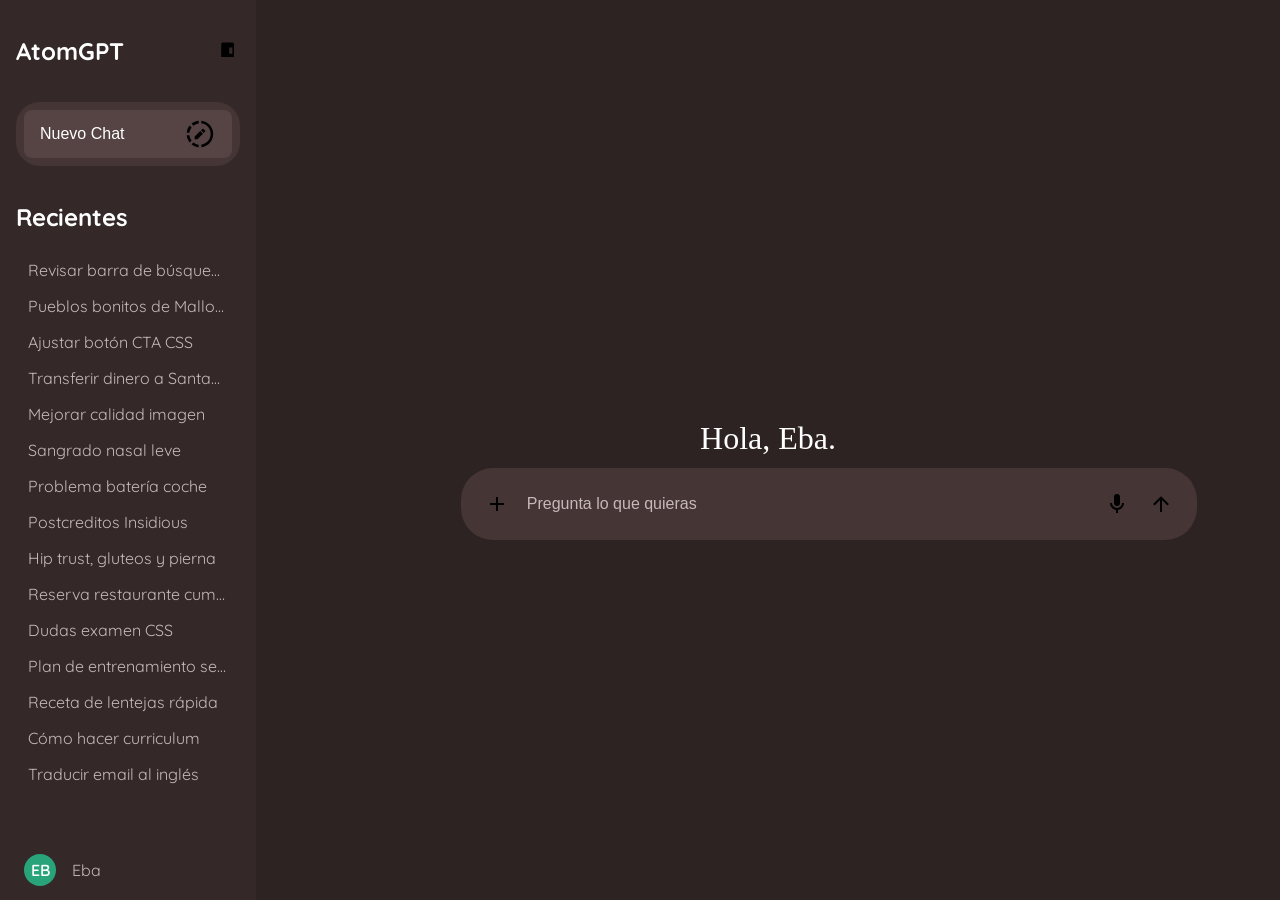
<file: maquetacion-atom/index.html>
<!DOCTYPE html>
<html lang="en">

<head>
  <meta charset="UTF-8">
  <meta name="viewport" content="width=device-width, initial-scale=1.0">
  <link rel="preconnect" href="https://fonts.googleapis.com">
  <link rel="preconnect" href="https://fonts.gstatic.com" crossorigin>
  <link href="https://fonts.googleapis.com/css2?family=Quicksand:wght@400;500;600;700&display=swap" rel="stylesheet">
  <link rel="stylesheet" href="style.css">
  <script type="module" src="./src/index.js"></script>
  <title>AtomGPT</title>
</head>

<body>
  <main>
    <welcome-component></welcome-component>
    <prompt-input-component></prompt-input-component>
  </main>

  <aside class="sidebar">
    <div class="sidebar-header">
      <div class="sidebar-header-title">
        <logo-component></logo-component>
        <button-component></button-component>
      </div>
    </div>

    <div class="sidebar-content">
      <menu-component></menu-component>
      <recent-chats-component></recent-chats-component>
      <user-component></user-component>
    </div>
  </aside>
</body>

</html>
</file>
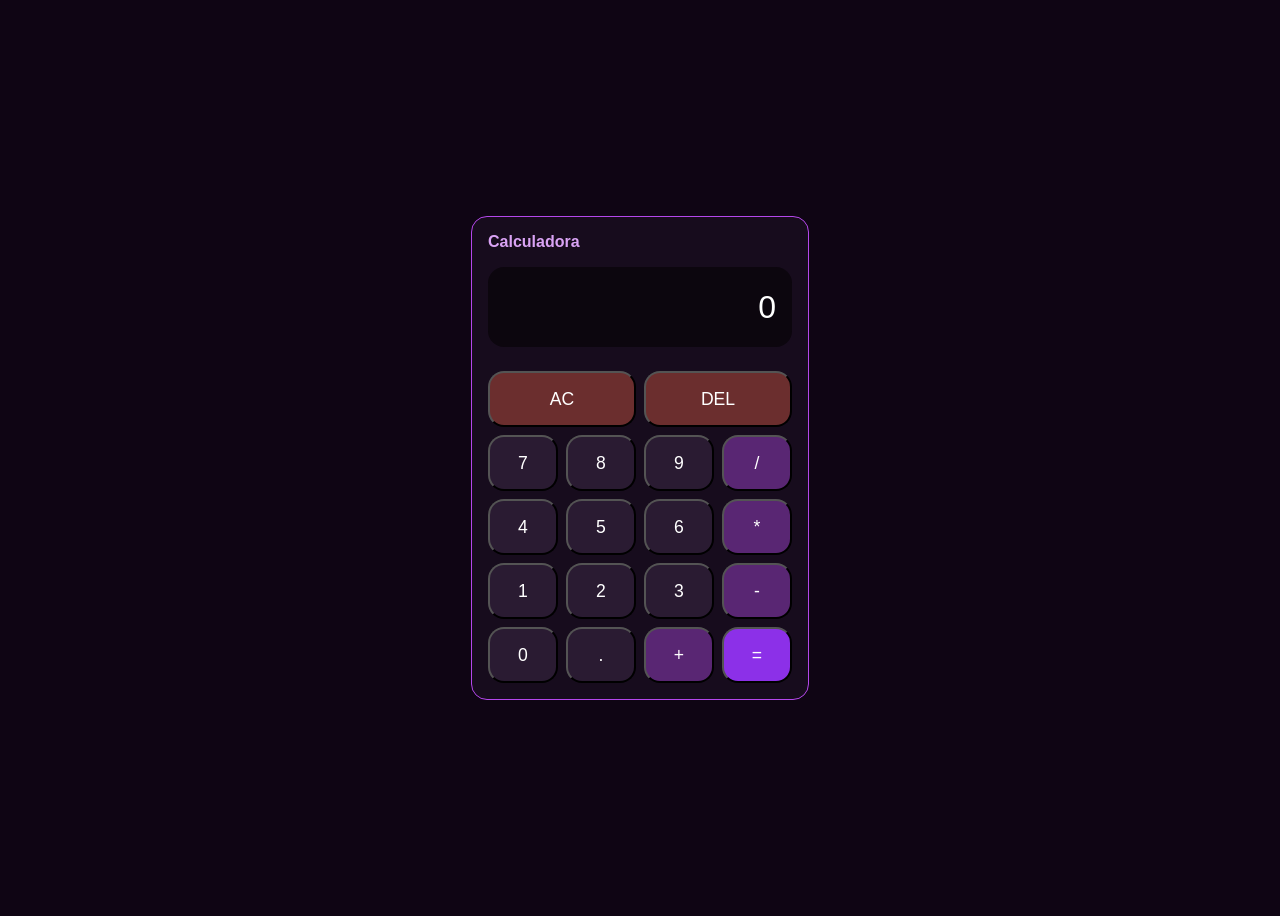
<file: prueba-calculadora/index.html>
<!DOCTYPE html>
<html lang="en">

<head>
  <meta charset="UTF-8">
  <link rel="preconnect" href="https://fonts.googleapis.com">
  <link rel="preconnect" href="https://fonts.gstatic.com" crossorigin>
  <link
    href="https://fonts.googleapis.com/css2?family=IBM+Plex+Mono:ital,wght@0,100;0,200;0,300;0,400;0,500;0,600;0,700;1,100;1,200;1,300;1,400;1,500;1,600;1,700&display=swap"
    rel="stylesheet">
  <link rel="stylesheet" href="style.css">
  <script type="module" src="./calculator.js"></script>
  <title>Calculadora</title>
</head>

<body>
  <div class="calculator">
    <div class="header">
      <span class="title">Calculadora</span>
    </div>

    <input type="text" class="screen" value="0" disabled>
    <div class="buttons-container">
      <div class="delete-ac">
        <button class="clear">AC</button>
        <button class="delete">DEL</button>
      </div>

      <div class="buttons">
        <button>7</button>
        <button>8</button>
        <button>9</button>
        <button class="operator">/</button>
        <button>4</button>
        <button>5</button>
        <button>6</button>
        <button class="operator">*</button>
        <button>1</button>
        <button>2</button>
        <button>3</button>
        <button class="operator">-</button>
        <button>0</button>
        <button>.</button>
        <button class="operator">+</button>
        <button class="equal">=</button>
      </div>
    </div>
  </div>
</body>

</html>
</file>
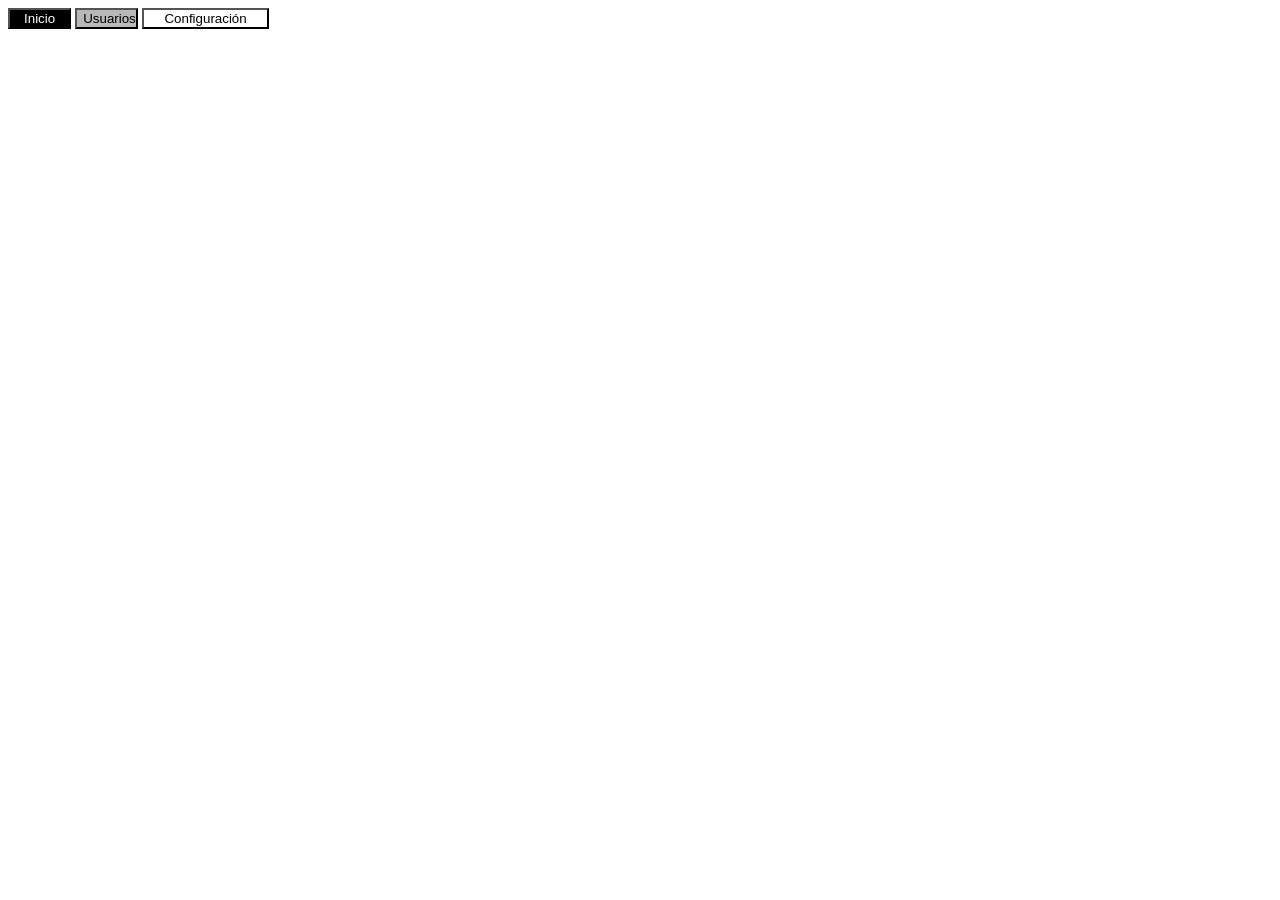
<file: prueba-dataset/index.html>
<!DOCTYPE html>
<html lang="en">

<head>
	<meta charset="UTF-8">
	<meta name="viewport" content="width=device-width, initial-scale=1.0">
	<title>Document</title>

	<link rel="stylesheet" href="style.css">
	<script type="module" src="./tab.js"></script>
</head>

<body>
	<main>
		<div class="tabs">
			<button class="tab black" data-tab="inicio">Inicio</button>
			<button class="tab grey" data-tab="usuarios">Usuarios</button>
			<button class="tab white" data-tab="configuracion">Configuración</button>
		</div>

		<div class="tab-content">
			<div class="content black" data-tab="inicio">
				<h1>Inicio</h1>
				<p>Lorem ipsum dolor sit amet consectetur adipisicing elit. Quisquam, quod.</p>
			</div>

			<div class="content grey" data-tab="usuarios">
				<h1>Usuarios</h1>
				<p>Lorem ipsum dolor sit amet consectetur adipisicing elit. Quisquam, quod.</p>
			</div>

			<div class="content white" data-tab="configuracion">
				<h1>Configuración</h1>
				<p>Lorem ipsum dolor sit amet consectetur adipisicing elit. Quisquam, quod.</p>
			</div>
		</div>
	</main>
</body>

</html>
</file>
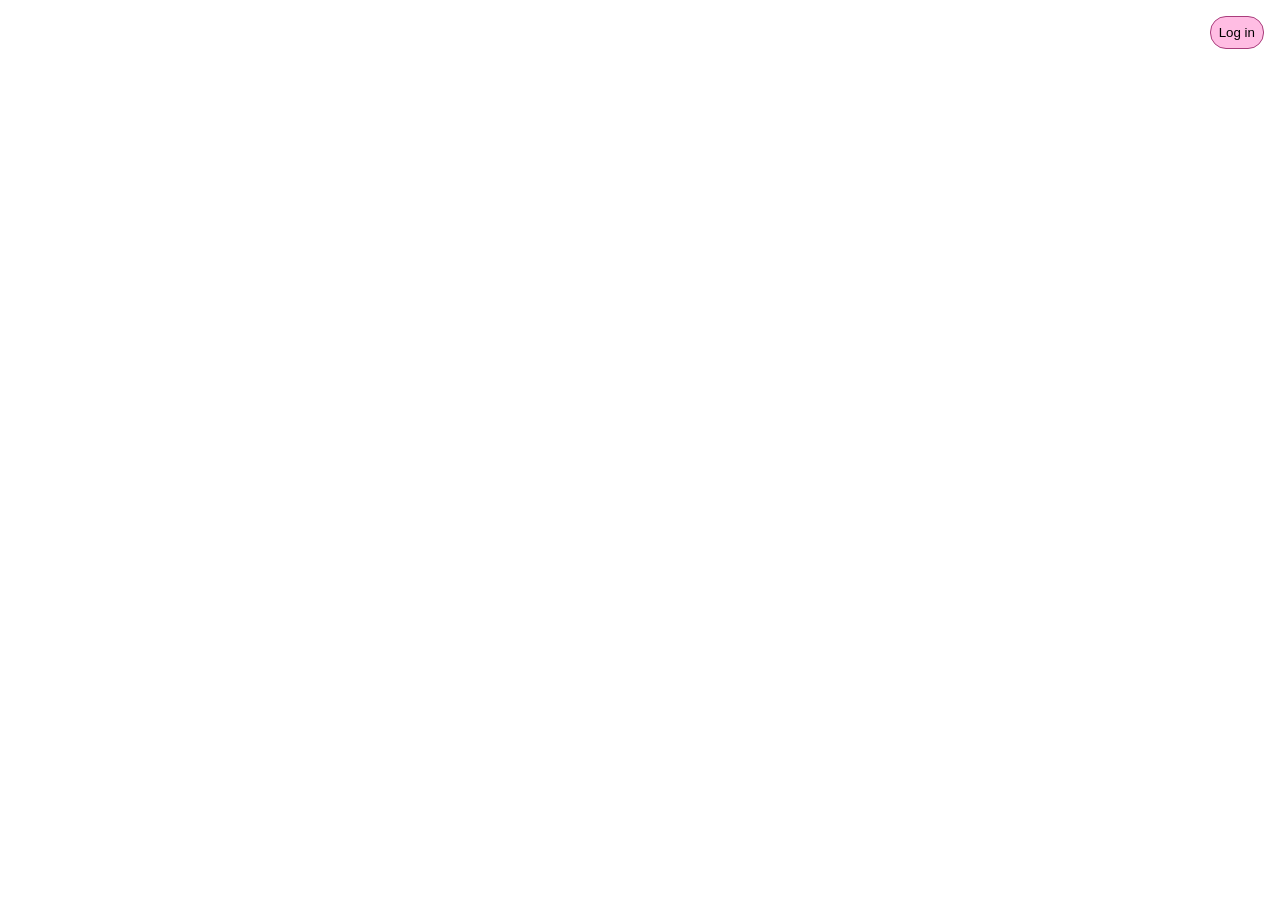
<file: prueba-maquetación/prueba-button/index.html>
<!DOCTYPE html>
<html lang="en">

<head>
  <meta charset="UTF-8">
  <meta name="viewport" content="width=device-width, initial-scale=1.0">
  <title>Document</title>
  <link rel="stylesheet" href="style.css">
  <script type="module" src="./index.js"></script>
</head>

<body>
  <div class="modal-button">
    <button type="button">Log in</button>
  </div>

  <form class="login-form login-form-hidden">
    <label for="username">Usuario</label>
    <input type="text" id="username" name="username">

    <label for="password">Contraseña</label>
    <input type="password" id="password" name="password">

    <button class="login-button" type="submit">Ingresar</button>
    <button class="cancel-button" type="button">Cancelar</button>
  </form>

  <div class="notification-success notification-hidden">
    <p>Login realizado correctamente</p>
    <button class="close-notification-button" type="button">Cerrar</button>
  </div>

  <div class="notification-error notification-hidden">
    <p>Login incorrecto</p>
    <button class="close-notification-button" type="button">Cerrar</button>
  </div>
</body>

</html>
</file>
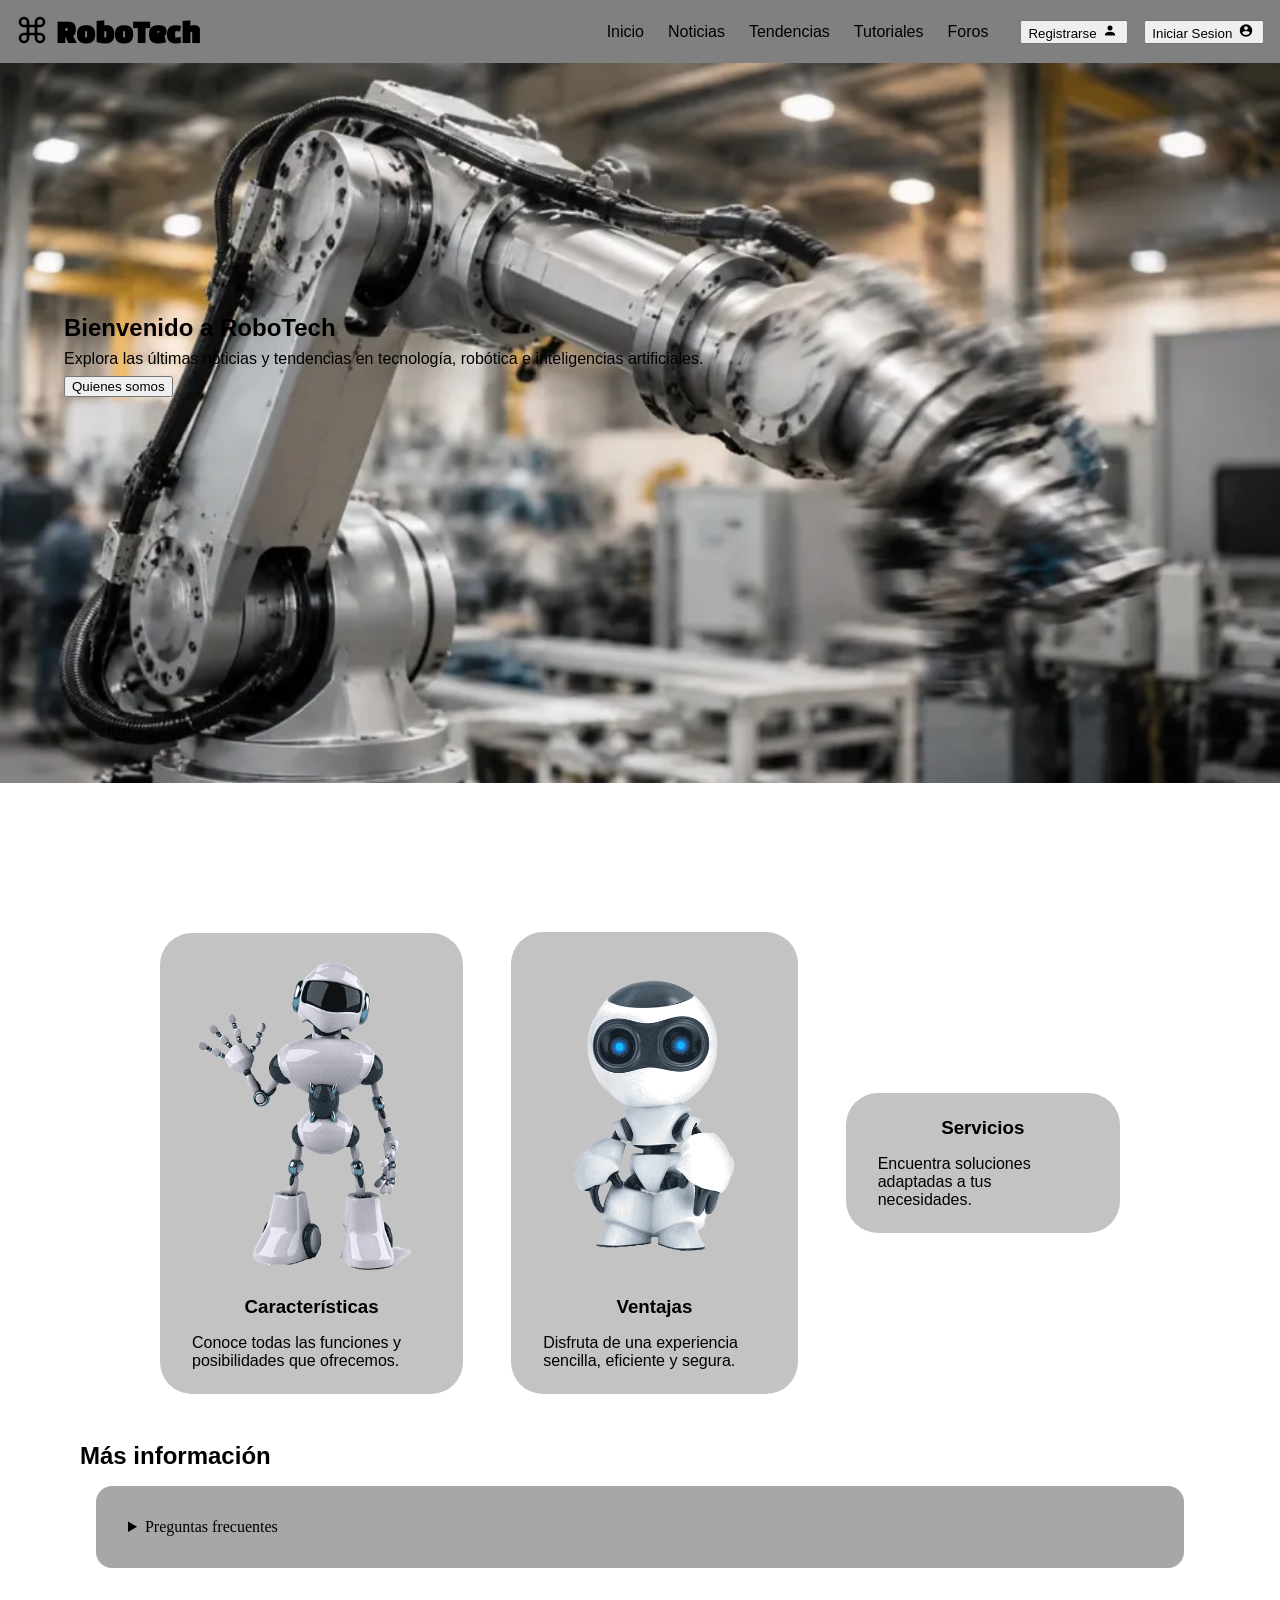
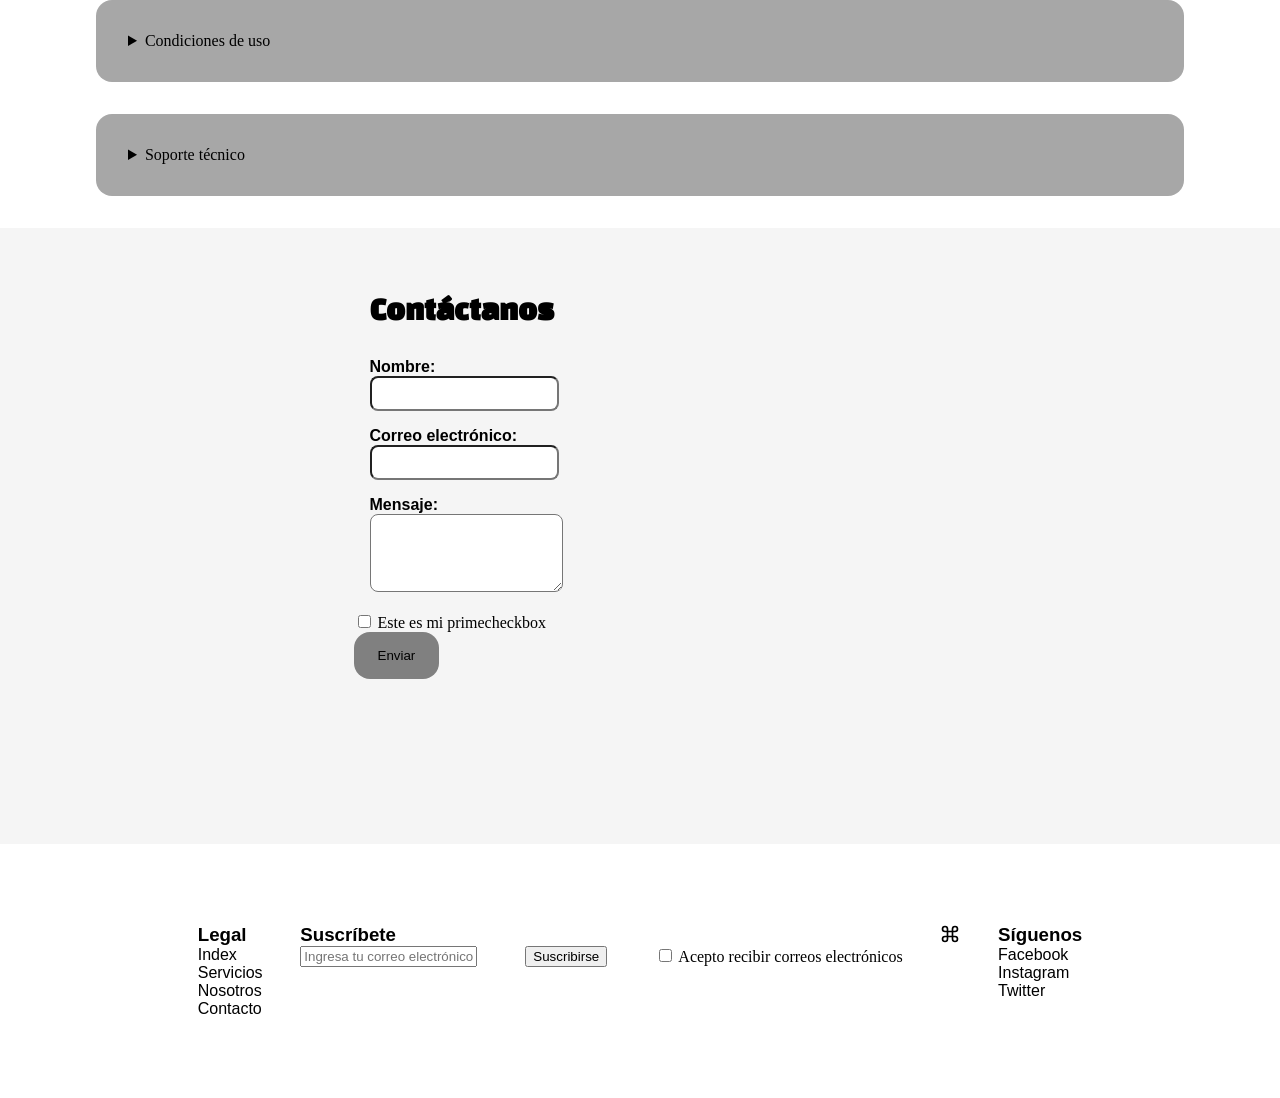
<file: prueba-maquetación/prueba-maquetacion.html>
<!DOCTYPE html>
<html lang="en">

<head>
  <meta charset="UTF-8">
  <meta name="viewport" content="width=device-width, initial-scale=1.0">
  <link rel="preconnect" href="https://fonts.googleapis.com">
  <link rel="preconnect" href="https://fonts.gstatic.com" crossorigin>
  <link rel="preconnect" href="https://fonts.googleapis.com">
  <link rel="preconnect" href="https://fonts.gstatic.com" crossorigin>
  <link rel="preconnect" href="https://fonts.googleapis.com">
  <link rel="preconnect" href="https://fonts.gstatic.com" crossorigin>
  <link
    href="https://fonts.googleapis.com/css2?family=Bungee&family=Changa+One:ital@0;1&family=Gravitas+One&family=Lilita+One&display=swap"
    rel="stylesheet">
  <link href="https://fonts.googleapis.com/css2?family=Bungee&family=Changa+One:ital@0;1&display=swap" rel="stylesheet">
  <link href="https://fonts.googleapis.com/css2?family=Changa+One:ital@0;1&display=swap" rel="stylesheet">
  <link rel="stylesheet" href="./style.css">
  <title>RoboTech</title>
</head>

<body>
  <header>
    <div class="logo">
      <div class="logo-imagen">
        <svg xmlns="http://www.w3.org/2000/svg" viewBox="0 0 24 24">
          <title>apple-keyboard-command</title>
          <path
            d="M6,2A4,4 0 0,1 10,6V8H14V6A4,4 0 0,1 18,2A4,4 0 0,1 22,6A4,4 0 0,1 18,10H16V14H18A4,4 0 0,1 22,18A4,4 0 0,1 18,22A4,4 0 0,1 14,18V16H10V18A4,4 0 0,1 6,22A4,4 0 0,1 2,18A4,4 0 0,1 6,14H8V10H6A4,4 0 0,1 2,6A4,4 0 0,1 6,2M16,18A2,2 0 0,0 18,20A2,2 0 0,0 20,18A2,2 0 0,0 18,16H16V18M14,10H10V14H14V10M6,16A2,2 0 0,0 4,18A2,2 0 0,0 6,20A2,2 0 0,0 8,18V16H6M8,6A2,2 0 0,0 6,4A2,2 0 0,0 4,6A2,2 0 0,0 6,8H8V6M18,8A2,2 0 0,0 20,6A2,2 0 0,0 18,4A2,2 0 0,0 16,6V8H18Z" />
        </svg>
      </div>
      <div class="logo-title">
        <h1>RoboTech</h1>
      </div>
    </div>

    <nav>
      <ul>
        <li><a href="#">Inicio</a></li>
        <li><a href="#">Noticias</a></li>
        <li><a href="#">Tendencias</a></li>
        <li><a href="#">Tutoriales</a></li>
        <li><a href="#">Foros</a></li>
      </ul>

      <div class="user-area">
        <div class="sign-up">
          <button>
            <span>Registrarse</span>
            <svg width="20" height="15 " viewBox="0 0 24 24">
              <title>account</title>
              <path
                d="M12,4A4,4 0 0,1 16,8A4,4 0 0,1 12,12A4,4 0 0,1 8,8A4,4 0 0,1 12,4M12,14C16.42,14 20,15.79 20,18V20H4V18C4,15.79 7.58,14 12,14Z" />
            </svg>
          </button>
        </div>

        <div class="login">
          <div class="login-button">
            <button>
              <span>Iniciar Sesion</span>
              <svg width="20" height="15" viewBox="0 0 24 24">
                <title>account</title>
                <path
                  d="M12,19.2C9.5,19.2 7.29,17.92 6,16C6.03,14 10,12.9 12,12.9C14,12.9 17.97,14 18,16C16.71,17.92 14.5,19.2 12,19.2M12,5A3,3 0 0,1 15,8A3,3 0 0,1 12,11A3,3 0 0,1 9,8A3,3 0 0,1 12,5M12,2A10,10 0 0,0 2,12A10,10 0 0,0 12,22A10,10 0 0,0 22,12C22,6.47 17.5,2 12,2Z" />
              </svg>
            </button>
          </div>
        </div>
      </div>
    </nav>
  </header>

  <main>
    <section class="hero">
      <div class="hero-image">
        <img src="./imagenes/how-do-robotic-arms-move-joints-axes-motion-types-01-cover.webp">
      </div>

      <div class="hero-call-to-action">
        <div class="hero-title">
          <h2>Bienvenido a RoboTech</h2>
        </div>

        <div class="hero-description">
          <p>Explora las últimas noticias y tendencias en tecnología, robótica e inteligencias artificiales.</p>
        </div>

        <div class="hero-button">
          <button>Quienes somos</button>
        </div>
      </div>
    </section>

    <section class="information-cards">
      <div class="cards">
        <div class="information-card">
          <div class="card-img">
            <img src="./imagenes/Adobe Express - file.png">
          </div>
          <div class="card-title">
            <h3>Características</h3>
          </div>

          <div class="card-description">
            <p>Conoce todas las funciones y posibilidades que ofrecemos.</p>
          </div>
        </div>

        <div class="information-card">
          <div class="card-img-adventages">
            <img src="./imagenes/Proyecto Eliminar fondo - 03 de septiembre de 2026 a las 11.00.47.png">
          </div>
          <div class="card-title">
            <h3>Ventajas</h3>
          </div>

          <div class="card-description">
            <p>Disfruta de una experiencia sencilla, eficiente y segura.</p>
          </div>
        </div>

        <div class="information-card">
          <div class="card-title">
            <h3>Servicios</h3>
          </div>

          <div class="card-description">
            <p>Encuentra soluciones adaptadas a tus necesidades.</p>
          </div>
        </div>
      </div>
    </section>

    <section class="panels">
      <div class="panels-title">
        <h2>Más información</h2>
      </div>

      <details class="panel">
        <summary>Preguntas frecuentes</summary>
        <div class="panel-description">
          <p>Resolvemos las dudas más comunes sobre nuestros servicios y planes.</p>
        </div>
      </details>

      <details class="panel">
        <summary>Condiciones de uso</summary>
        <div class="panel-description">
          <p>Consulta los términos y condiciones antes de utilizar la plataforma.</p>
        </div>
      </details>

      <details class="panel">
        <summary>Soporte técnico</summary>
        <div class="panel-description">
          <p>Contacta con nuestro equipo si necesitas ayuda con cualquier incidencia.</p>
        </div>
      </details>
    </section>

    <section class="contact-form">
      <div class="form-title">
        <h2>Contáctanos</h2>
        <form action="#" method="post">
          <div class="form-fields">
            <div class="form-element">
              <div class="form-element-label">
                <label for="name">Nombre:</label>
              </div>

              <div class="form-element-input">
                <input type="text" id="name" name="name" required>
              </div>
            </div>

            <div class="form-element">
              <div class="form-element-label">
                <label for="email">Correo electrónico:</label>
              </div>

              <div class="form-element-input">
                <input type="email" id="email" name="email" required>
              </div>
            </div>

            <div class="form-element">
              <div class="form-element-label">
                <label for="message">Mensaje:</label>
              </div>
              <div class="form-element-input">
                <textarea id="message" name="message" rows="4" required></textarea>
              </div>
            </div>

            <label>
              <input type="checkbox" id="cbox1" value="first_checkbox" /> Este es mi primecheckbox
            </label>

            <div class="form-button">
              <button type="submit">Enviar</button>
            </div>
          </div>

          <div class="form-map">
            <iframe
              src="https://www.google.com/maps/embed?pb=!1m18!1m12!1m3!1d3075.1954329977934!2d2.6296400763833017!3d39.577745606274426!2m3!1f0!2f0!3f0!3m2!1i1024!2i768!4f13.1!3m3!1m2!1s0x12979263b7510001%3A0x7c27c75094b2c4a4!2sDomoin%20Rob%C3%B3tica!5e0!3m2!1sca!2ses!4v1788261179145!5m2!1sca!2ses"
              width="600" height="450" style="border:0;" allowfullscreen="" loading="lazy"
              referrerpolicy="strict-origin-when-cross-origin"></iframe>
          </div>
        </form>
      </div>
    </section>
  </main>

  <footer>
    <div class="footer-column">
      <div class="pages-title">
        <h3>Legal</h3>
      </div>
      <div class="pages-list">
        <ul>
          <li><a href="#">Index</a></li>
          <li><a href="#">Servicios</a></li>
          <li><a href="#">Nosotros</a></li>
          <li><a href="#">Contacto</a></li>
        </ul>
      </div>
    </div>

    <div class="footer-column">
      <div class="footer-column-subscribe">
        <h3>Suscríbete</h3>

        <form>
          <div class="footer-column-input">
            <input type="email" name="email" placeholder="Ingresa tu correo electrónico" required>
          </div>

          <div class="footer-column-button">
            <button type="submit">Suscribirse</button>
          </div>

          <div class="footer-column-label">
            <label>
              <input type="checkbox" id="cbox2" value="second_checkbox" /> Acepto recibir correos electrónicos
            </label>
          </div>
        </form>
      </div>
    </div>

    <div class="footer-logo">
      <svg xmlns="http://www.w3.org/2000/svg" width="20" height="20" viewBox="0 0 24 24">
        <title>apple-keyboard-command</title>
        <path
          d="M6,2A4,4 0 0,1 10,6V8H14V6A4,4 0 0,1 18,2A4,4 0 0,1 22,6A4,4 0 0,1 18,10H16V14H18A4,4 0 0,1 22,18A4,4 0 0,1 18,22A4,4 0 0,1 14,18V16H10V18A4,4 0 0,1 6,22A4,4 0 0,1 2,18A4,4 0 0,1 6,14H8V10H6A4,4 0 0,1 2,6A4,4 0 0,1 6,2M16,18A2,2 0 0,0 18,20A2,2 0 0,0 20,18A2,2 0 0,0 18,16H16V18M14,10H10V14H14V10M6,16A2,2 0 0,0 4,18A2,2 0 0,0 6,20A2,2 0 0,0 8,18V16H6M8,6A2,2 0 0,0 6,4A2,2 0 0,0 4,6A2,2 0 0,0 6,8H8V6M18,8A2,2 0 0,0 20,6A2,2 0 0,0 18,4A2,2 0 0,0 16,6V8H18Z" />
      </svg>
    </div>

    <div class="footer-column">
      <div class="social-title">
        <h3>Síguenos</h3>
      </div>

      <div class="social-list">
        <ul>
          <li><a href="https://facebook.com" target="_blank" rel="noopener">Facebook</a></li>
          <li><a href="https://instagram.com" target="_blank" rel="noopener">Instagram</a></li>
          <li><a href="https://twitter.com" target="_blank" rel="noopener">Twitter</a></li>
        </ul>
      </div>
    </div>
  </footer>

</body>
</file>
<file: maquetacion-atom/style.css>
* {
  margin: 0;
  padding: 0;
  box-sizing: border-box;
  font-family: "Quicksand", sans-serif;
}

svg {
  fill: currentColor;
}

body {
  background-color: hsl(0, 13%, 16%);
  color: hsl(0, 0%, 100%);
}

header {
  position: fixed;
  top: 0;
  left: 16rem;
  right: 0;
  height: 3.5rem;
  display: flex;
  align-items: center;
  justify-content: flex-end;
  padding: 0 1.5rem;
}

.left-header-section {
  position: absolute;
  left: 50%;
  transform: translateX(-50%);
}

.left-header-section nav {
  display: flex;
  gap: 0.5rem;
  padding: 0.5rem;
  background-color: hsl(0, 13%, 24%);
  border-radius: 1.5rem;
}

.left-header-section button,
.right-header-section button {
  border: none;
  background: transparent;
  padding: 0.5rem 1rem;
  border-radius: 0.5rem;
  font-size: 1rem;
  cursor: pointer;
}

.left-header-section button {
  color: hsl(0, 10%, 75%);
}

.chat-button {
  background-color: hsl(0, 13%, 30%);
  color: hsl(0, 0%, 100%);
}

.sidebar {
  position: fixed;
  top: 0;
  left: 0;
  bottom: 0;
  width: 16rem;
  padding: 1rem;
  display: flex;
  flex-direction: column;
  background-color: hsl(0, 13%, 18%);
  transition: transform 0.4s ease-in-out;
}

.sidebar.closed {
  transition: transform 0.4s ease-in-out;
  transform: translateX(-85%);
}

.sidebar-header {
  margin-bottom: 1rem;
}

.sidebar-header-title {
  display: flex;
  align-items: center;
  justify-content: space-between;
}

.sidebar-header-title button {
  background: transparent;
  border: none;
  color: hsl(0, 0%, 100%);
  cursor: pointer;
}

.sidebar-header-title button svg {
  width: 1rem;
  height: 1rem;
}

.sidebar-header-title a {
  color: hsl(0, 0%, 100%);
  text-decoration: none;
}

.sidebar-content nav {
  display: flex;
  flex-direction: column;
  gap: 0.5rem;
}

.sidebar-content nav button {
  display: flex;
  align-items: center;
  gap: 1rem;
  padding: 0.5rem 1rem;
  border: none;
  border-radius: 0.5rem;
  background: transparent;
  color: hsl(0, 10%, 75%);
  font-size: 1rem;
  text-align: left;
  cursor: pointer;
}

.sidebar-content nav button:hover {
  background-color: hsla(0, 0%, 100%, .08);
  color: hsl(0, 0%, 100%);
}

.sidebar-content nav button svg {
  order: -1;
  width: 1rem;
  height: 1rem;
}

.recent-chats {
  height: 50%;
  margin-top: 1rem;
  overflow-y: auto;
  scrollbar-width: thin;
  scrollbar-color: hsl(0, 0%, 40%) transparent;
}

.recent-chats-container nav {
  display: flex;
  flex-direction: column;
}

.recent-chats-container nav a {
  padding: 0.5rem 0.75rem;
  border-radius: 0.5rem;
  color: hsl(0, 10%, 75%);
  text-decoration: none;
  white-space: nowrap;
  overflow: hidden;
  text-overflow: ellipsis;
  font-size: 1rem;
}

.recent-chats-container nav a:hover {
  background-color: hsla(0, 0%, 100%, .08);
  color: hsl(0, 0%, 100%);
}

.user-info {
  display: flex;
  align-items: center;
  gap: 1rem;
  padding: 0.5rem;
}

.user-avatar {
  width: 2rem;
  height: 2rem;
  display: flex;
  align-items: center;
  justify-content: center;
  border-radius: 50%;
  background-color: hsl(160, 60%, 40%);
  color: hsl(0, 0%, 100%);
  font-weight: 600;
}

.user-details {
  display: flex;
  flex-direction: column;
}

.user-details span:last-child {
  color: hsl(0, 10%, 75%);
}

main {
  margin-left: 16rem;
  min-height: 100vh;
  display: flex;
  flex-direction: column;
  align-items: center;
  justify-content: center;
  gap: 1.5rem;
  padding: 3rem 1.5rem;
}

.welcome-message h1 {
  font-family: Georgia, "Times New Roman", serif;
  font-size: 2rem;
  font-weight: 400;
}

.prompt-input-section {
  width: 100%;
  max-width: 44rem;
  display: flex;
  align-items: center;
  gap: 0.5rem;
  padding: 1rem;
  background-color: hsl(0, 13%, 24%);
  border-radius: 2rem;
}

.prompt-input-section input {
  flex: 1;
  border: none;
  outline: none;
  background: transparent;
  color: hsl(0, 0%, 100%);
  font-size: 1rem;
}

.prompt-input-section input::placeholder {
  color: hsl(0, 10%, 75%);
}

.search-bar-icons {
  display: flex;
  align-items: center;
  gap: 0.25rem;
}

.search-bar-icons button {
  display: flex;
  align-items: center;
  gap: 0.25rem;
  padding: 0.5rem;
  border: none;
  border-radius: 1.25rem;
  background: transparent;
  color: hsl(0, 10%, 75%);
  cursor: pointer;
}

.search-bar-icons button svg {
  order: -1;
  width: 1.5rem;
  height: 1.5rem;
}

.search-bar-icons button:hover {
  background-color: hsla(0, 0%, 100%, .08);
}

.quick-actions {
  width: 100%;
  max-width: 44rem;
  display: flex;
  gap: 1rem;
}

.quick-actions button {
  display: flex;
  align-items: center;
  justify-content: space-between;
  padding: 1rem;
  border: 0.05rem solid hsla(0, 0%, 100%, .15);
  border-radius: 0.5rem;
  background: transparent;
  color: hsl(0, 0%, 100%);
  font-size: 1rem;
  cursor: pointer;
}

.quick-actions button:hover {
  background-color: hsla(0, 0%, 100%, .08);
}

.quick-actions button svg {
  order: -1;
  width: 1.5rem;
  height: 1.5rem;
}
</file>
<file: prueba-calculadora/style.css>
body {
  display: flex;
  justify-content: center;
  align-items: center;
  height: 100vh;
  background: hsl(280, 60%, 5%);
}

.background {
  position: fixed;
  top: 0;
  left: 0;
  width: 100%;
  height: 100%;
}

.calculator {
  background: hsl(280, 40%, 8%);
  border: 0.1rem solid hsl(280, 80%, 60%);
  border-radius: 1rem;
  padding: 1rem;
  width: 19rem;
  font-family: sans-serif;
}

.header {
  display: flex;
  justify-content: space-between;
  align-items: center;
  margin-bottom: 1rem;
}

.title {
  color: hsl(280, 80%, 80%);
  font-weight: bold;
}

.badge {
  background: hsl(280, 50%, 25%);
  color: hsl(280, 80%, 85%);
  padding: 0.5rem 1rem;
  border-radius: 1rem;
  font-size: 1rem;
}

.screen {
  width: 100%;
  height: 5rem;
  background: hsl(280, 40%, 4%);
  color: hsl(0, 0%, 100%);
  font-size: 2rem;
  text-align: right;
  padding: 1rem;
  box-sizing: border-box;
  border: none;
  border-radius: 1rem;
  margin-bottom: 1.5rem;
}

.buttons-container {
  display: grid;
  grid-template-columns: repeat(2, 1fr);
  gap: 0.5rem;
}

.delete-ac {
  display: grid;
  grid-template-columns: repeat(2, 1fr);
  gap: 0.5rem;
  grid-column: span 2;
}

.operators {
  display: grid;
  grid-template-rows: repeat(3, 1fr);
  gap: 0.5rem;
}

.clear,
.delete {
  background: hsl(0, 40%, 30%);
}

.operator {
  background: hsl(280, 50%, 30%);
}

.equal {
  background: hsl(270, 80%, 55%);
  grid-column: span 1;
}

button {
  height: 3.5rem;
  font-size: 1.1rem;
  color: hsl(0, 0%, 100%);
  background: hsl(280, 30%, 15%);
  border-radius: 1rem;
  cursor: pointer;
}

.buttons {
  grid-column: span 2;
  width: 19rem;
  display: grid;
  grid-template-columns: repeat(4, 1fr);
  gap: 0.5rem;
}
</file>
<file: prueba-dataset/style.css>
.tab {
  cursor: pointer;
  opacity: 1;
}

.tab.black {
  background-color: hsl(0, 0%, 0%);
  color: hsl(0, 0%, 100%);
  width: 5%;
}

.tab.grey {
  background-color: hsl(0, 0%, 72%);
  width: 5%;
}

.tab.white {
  background-color: hsl(0, 0%, 100%);
  width: 10%;
}

.tab.active {
  opacity: 0.5;
}

.content {
  display: flex;
  flex-direction: column;
  gap: 1.5rem;
  margin-top: 1rem;
  width: 35%;
  display: none;
}

.content.black {
  color: hsl(0, 0%, 0%);
}

.content.grey {
  color: hsl(0, 0%, 0%)
}

.content.white {
  color: hsl(0, 0%, 0%);
}

.content.active {
  display: block;
}
</file>
<file: prueba-maquetación/prueba-button/style.css>
* {
  padding: 0;
  margin: 0;
  box-sizing: border-box;
  text-decoration: none;
}

a {
  color: inherit;
}

.modal-button {
  display: flex;
  flex-direction: column;
  gap: 1rem;
  padding: 1rem;
}

.modal-button button {
  align-self: flex-end;
  padding: 0.5rem;
  border: 0.1rem solid hsl(325, 47%, 45%);
  border-radius: 1rem;
  background-color: hsl(325, 100%, 87%);
  cursor: pointer;
}

.login-form {
  display: flex;
  flex-direction: column;
  gap: 1rem;
  padding: 2rem;
  position: absolute;
  top: 20%;
  left: 40%;
  width: 15%;
  height: 28%;
  background-color: hsl(325, 100%, 87%);
  border-radius: 1rem;
  opacity: 1;
  transform: translateY(0);
  pointer-events: auto;
}

.login-form input {
  display: flex;
  flex-direction: column;
}

.login-form button {
  display: flex;
  justify-content: center;
  width: 100%;
  color: hsl(0, 77%, 94%);
  background: hsl(310, 47%, 74%);
  cursor: pointer;
  border-radius: 1rem;
  outline: 0.1rem solid hsl(325, 47%, 45%);
  border: none;
  padding: 0.3rem;
}

.login-form-hidden {
  opacity: 0;
  transform: translateY(-100%);
  transition: opacity 0.3s ease, transform 0.3s ease;
  pointer-events: none;
}

.notification {
  position: absolute;
  top: 20%;
  left: 40%;
  width: 15%;
  height: 28%;
  border-radius: 1rem;
  opacity: 1;
  transform: translateY(0);
  pointer-events: auto;
}

.notification-hidden {
  opacity: 0;
  transform: translateY(-100%);
  transition: opacity 0.3s ease, transform 0.3s ease;
  pointer-events: none;
}

.notification-success {
  display: flex;
  flex-direction: column;
  gap: 1rem;
  padding: 2rem;
  position: absolute;
  top: 20%;
  left: 40%;
  width: 15%;
  height: 15%;
  background-color: hsl(120, 32%, 61%);
  border-radius: 1rem;
  opacity: 1;
  transform: translateY(0);
  pointer-events: auto;
}

.notification-success.notification-hidden {
  display: none;
  justify-content: center;
  width: 100%;
  color: hsl(0, 77%, 94%);
  background: hsl(310, 47%, 74%);
  cursor: pointer;
  border-radius: 1rem;
  outline: 0.1rem solid hsl(325, 47%, 45%);
  border: none;
  padding: 0.3rem;
}

.notification-error {
  display: flex;
  flex-direction: column;
  gap: 1rem;
  padding: 2rem;
  position: absolute;
  top: 20%;
  left: 40%;
  width: 15%;
  height: 15%;
  background-color: hsl(0, 100%, 70%);
  border-radius: 1rem;
  opacity: 1;
  transform: translateY(0);
  pointer-events: auto;
}

.notification-error.notification-hidden {
  display: none;
  justify-content: center;
  width: 100%;
  color: hsl(0, 77%, 94%);
  background: hsl(310, 47%, 74%);
  cursor: pointer;
  border-radius: 1rem;
  outline: 0.1rem solid hsl(325, 47%, 45%);
  border: none;
  padding: 0.3rem;
}
</file>
<file: prueba-maquetación/style.css>
body {
  margin: 0;
}

h1,
h2,
h3,
h4,
h5,
h6,
p,
a,
li,
button {
  font-family: Arial, Helvetica, sans-serif;
  margin: 0;
}

ul {
  list-style: none;
  margin: 0;
  padding: 0;
}

a {
  color: black;
  text-decoration: none;
}

img {
  width: 100%;
}

header {
  align-items: center;
  background-color: hsl(0, 0%, 50%);
  display: flex;
  height: 7vh;
  justify-content: space-between;
  padding: 0 1rem;
}

.logo {
  display: flex;
  align-items: center;
  gap: 8px;
  list-style: none;
}

.logo-imagen svg {
  width: 2rem;
  height: 2rem;
}

.logo-title h1 {
  font-size: 2rem;
  font-weight: 700;
  font-family: "Changa One", sans-serif;
}

nav {
  align-items: center;
  display: flex;
  gap: 2rem;
}

nav ul {
  display: flex;
  gap: 1.5rem;
}

.user-area {
  display: flex;
  gap: 1rem;
}

.sign-up {}

.login {}

main {}

.hero {
  min-height: 93vh;
  max-height: 93vh;
  overflow: hidden;
  position: relative;
}

.hero-image {
  position: absolute;
  width: 100%;
}

.hero-image img {
  width: 100%;
}

.hero-call-to-action {
  display: flex;
  flex-direction: column;
  gap: 0.5rem;
  left: 5%;
  position: absolute;
  top: 30%;
  z-index: 1001;
}

.hero-title {}

.hero-description {}

.hero-button {}

.information-cards {
  align-items: center;
  display: flex;
  flex-direction: column;
  gap: 2rem;
  padding: 0 10%;
}

.information-card {}

.information-card-title {}

.information-card-description {}

.card-title {}

.cards {
  display: flex;
  justify-content: space-between;
  gap: 3rem;
  align-items: center;
  margin: 2rem;
}

.card-img-adventages {
  width: 86%;
}

.card-title {}


.information-card {
  background-color: rgba(128, 128, 128, 0.473);
  border-radius: 2rem;
  display: flex;
  flex-direction: column;
  padding: 1.5rem 2rem;
  gap: 1rem;
  align-items: center;
}

.card-description {}

.panels {
  padding: 1rem 5rem;
}

.panels-title {}

.panel summary {
  background-color: hsla(0, 0%, 50%, 0.692);
  padding: 2rem;
  margin: 1rem;
  border-radius: 1rem;
}

.panel-title {}

.panel-description {}

.contact-form {
  align-items: center;
  background-color: hsl(0, 0%, 96%);
  display: flex;
  flex-direction: column;
  gap: 2rem;
  padding: 3rem 5rem;
}

.form-title h2 {
  font-family: "Changa One", sans-serif;
  font-size: 2rem;
  margin: 1rem;
}

.form-element {
  margin: 1rem;
}

.form-element-input input,
.form-element-input textarea {
  padding: 0.5rem;
  border-radius: 0.5rem;
}

.form-button button {
  background-color: hsl(0, 0%, 50%);
  padding: 1rem 1.5rem;
  border: none;
  border-radius: 1rem;
}

.form-map {
  width: 100%;
}

.form-map iframe {
  width: 160%;
  border-radius: 1rem;
}

form {
  display: flex;
  gap: 3rem;
}

.form-fields {}

.form-element {}

.form-element-label {
  font-family: "Poppins", sans-serif;
  font-weight: 600;
}

.form-element-input {}

.form-button {}

footer {
  background-color: hsla(0, 0%, 100%, 0.521);
  display: flex;
  justify-content: space-evenly;
  padding: 5rem 10rem;
  align-items: normal;
}

.footer-column {}

.footer-column-image {}

.pages-title {}

.pages-list {}

.footer-column-subscribe {}

form {}

.footer-column-input {}

.footer-column-button {}

.footer-column-label {}

.footer-logo {}

.social-title {
  font-family: "Lilita One", sans-serif;
  font-weight: 400;
  font-style: normal;
}

.social-list {}
</file>
